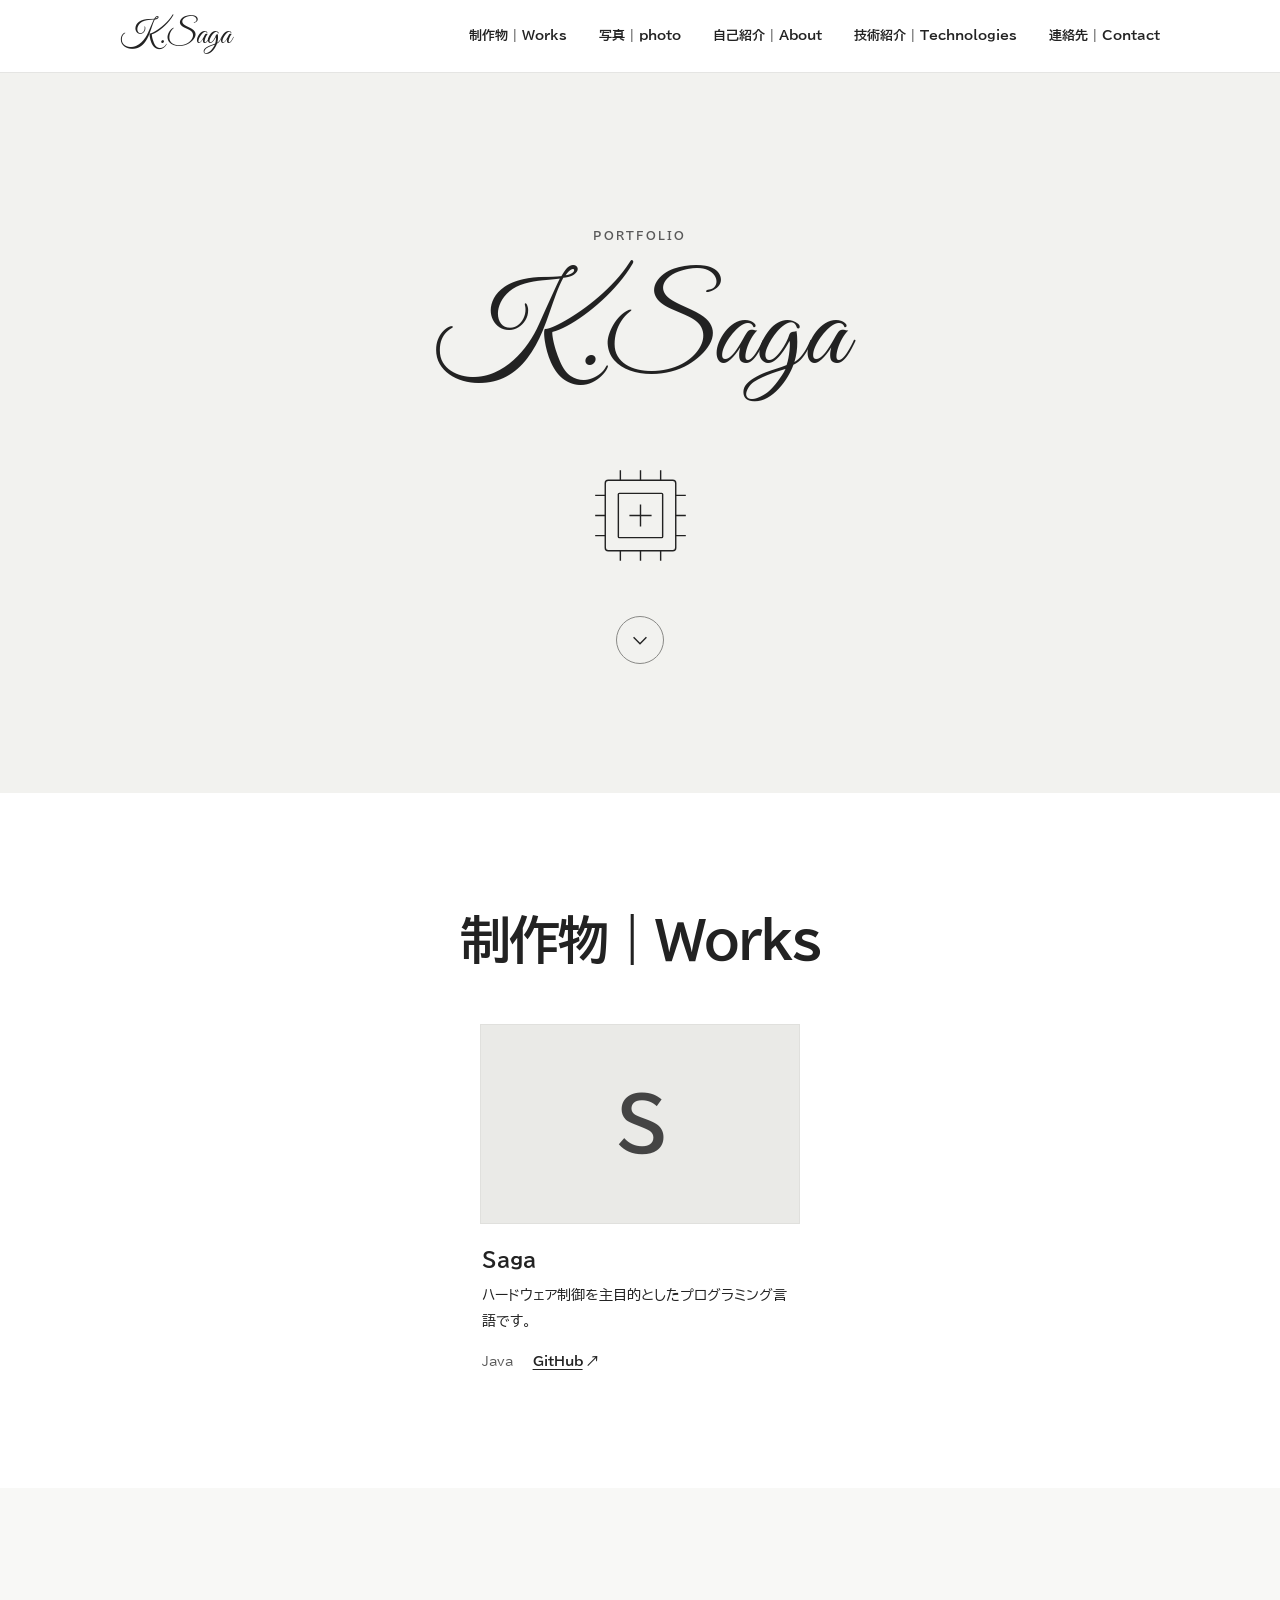
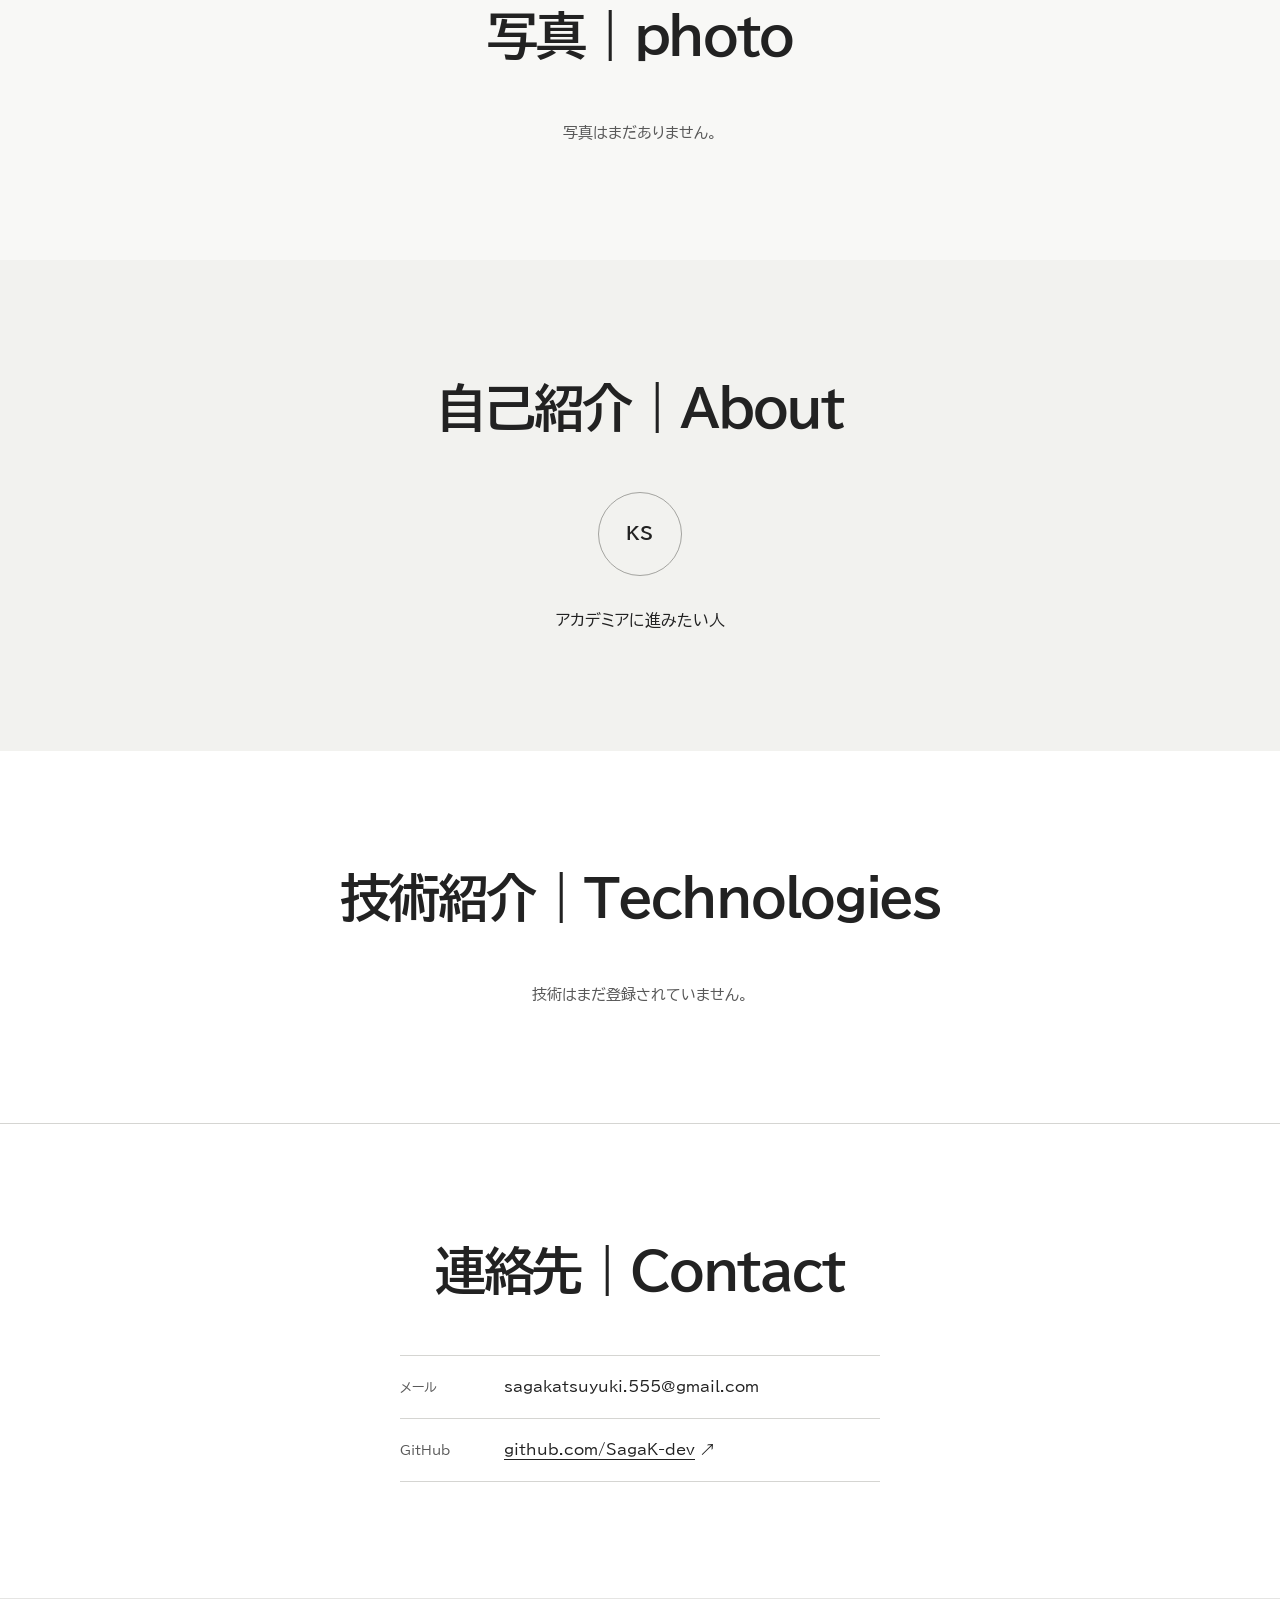
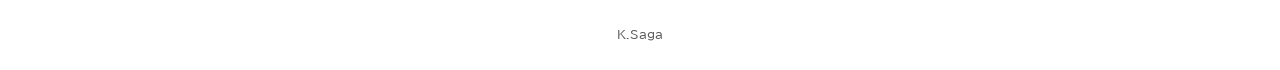
<file: index.html>
<!doctype html>
<html lang="ja">
<head>
  <meta charset="utf-8">
  <meta name="viewport" content="width=device-width, initial-scale=1">
  <meta name="description" content="制作物と自己紹介を掲載するポートフォリオです。">
  <meta name="color-scheme" content="light">
  <title>ポートフォリオ</title>
  <link rel="stylesheet" href="https://fonts.googleapis.com/css2?family=BIZ+UDPGothic:wght@400;700&amp;display=swap">
  <link rel="stylesheet" href="./style.css">
  <script src="./site-data.js" defer></script>
  <script src="./photos/gallery.js" defer></script>
  <script src="./technologies/technologies.js" defer></script>
  <script src="./script.js" defer></script>
</head>
<body>
  <a class="skip-link" href="#main">本文へ移動</a>

  <header class="site-header">
    <div class="container header-inner">
      <a class="site-name" id="header-name" href="#top">ポートフォリオ</a>
      <nav aria-label="ページ内ナビゲーション">
        <ul class="nav-list">
          <li id="nav-projects"><a href="#projects">制作物 | <span lang="en">Works</span></a></li>
          <li id="nav-photos"><a href="#photos">写真 | <span lang="en">photo</span></a></li>
          <li id="nav-about"><a href="#about">自己紹介 | <span lang="en">About</span></a></li>
          <li id="nav-technologies"><a href="#technologies">技術紹介 | <span lang="en">Technologies</span></a></li>
          <li id="nav-contact"><a href="#contact">連絡先 | <span lang="en">Contact</span></a></li>
        </ul>
      </nav>
    </div>
  </header>

  <main id="main">
    <section class="hero" id="top" aria-labelledby="hero-name">
      <div class="hero-inner container">
        <p class="eyebrow">PORTFOLIO</p>
        <h1 id="hero-name">ポートフォリオ</h1>
        <p class="hero-role" id="hero-role" hidden></p>
        <svg class="hero-mark" viewBox="0 0 144 144" fill="none" aria-hidden="true" focusable="false">
          <rect x="37" y="37" width="70" height="70" rx="3"></rect>
          <rect x="50" y="50" width="44" height="44" rx="1"></rect>
          <path d="M52 27v10m20-10v10m20-10v10M52 107v10m20-10v10m20-10v10M27 52h10M27 72h10M27 92h10m70-40h10m-10 20h10m-10 20h10"></path>
          <path d="M61 72h22M72 61v22"></path>
        </svg>
        <a class="hero-next" id="hero-next" href="#projects" aria-label="次のセクションへ">
          <svg viewBox="0 0 24 24" fill="none" aria-hidden="true" focusable="false"><path d="M5 9l7 7 7-7"></path></svg>
        </a>
      </div>
    </section>

    <noscript><p class="notice container">このページの内容を表示するには、JavaScript を有効にしてください。</p></noscript>

    <section class="section works-section" id="projects" aria-labelledby="projects-title" hidden>
      <div class="container">
        <div class="section-heading"><h2 id="projects-title">制作物 | <span lang="en">Works</span></h2></div>
        <div class="project-list" id="project-list"></div>
      </div>
    </section>

    <section class="section photos-section" id="photos" aria-labelledby="photos-title">
      <div class="container">
        <div class="section-heading"><h2 id="photos-title">写真 | <span lang="en">photo</span></h2></div>
        <div class="photo-list" id="photo-list"></div>
        <p class="photo-empty" id="photo-empty">写真はまだありません。</p>
      </div>
    </section>

    <section class="section about-section" id="about" aria-labelledby="about-title" hidden>
      <div class="container narrow">
        <div class="section-heading"><h2 id="about-title">自己紹介 | <span lang="en">About</span></h2></div>
        <div class="profile-mark" id="profile-mark" aria-hidden="true"></div>
        <p class="about-text" id="about-text" hidden></p>
        <ul class="skill-list" id="skill-list" aria-label="スキル" hidden></ul>
      </div>
    </section>

    <section class="section technologies-section" id="technologies" aria-labelledby="technologies-title">
      <div class="container narrow">
        <div class="section-heading"><h2 id="technologies-title">技術紹介 | <span lang="en">Technologies</span></h2></div>
        <ul class="technology-entries" id="technology-entries"></ul>
        <p class="technology-empty" id="technology-empty">技術はまだ登録されていません。</p>
      </div>
    </section>

    <section class="section contact-section" id="contact" aria-labelledby="contact-title" hidden>
      <div class="container narrow">
        <div class="section-heading"><h2 id="contact-title">連絡先 | <span lang="en">Contact</span></h2></div>
        <ul class="contact-list" id="contact-list"></ul>
      </div>
    </section>
  </main>

  <footer class="site-footer"><div class="container footer-inner"><span id="footer-name">ポートフォリオ</span></div></footer>
</body>
</html>
</file>
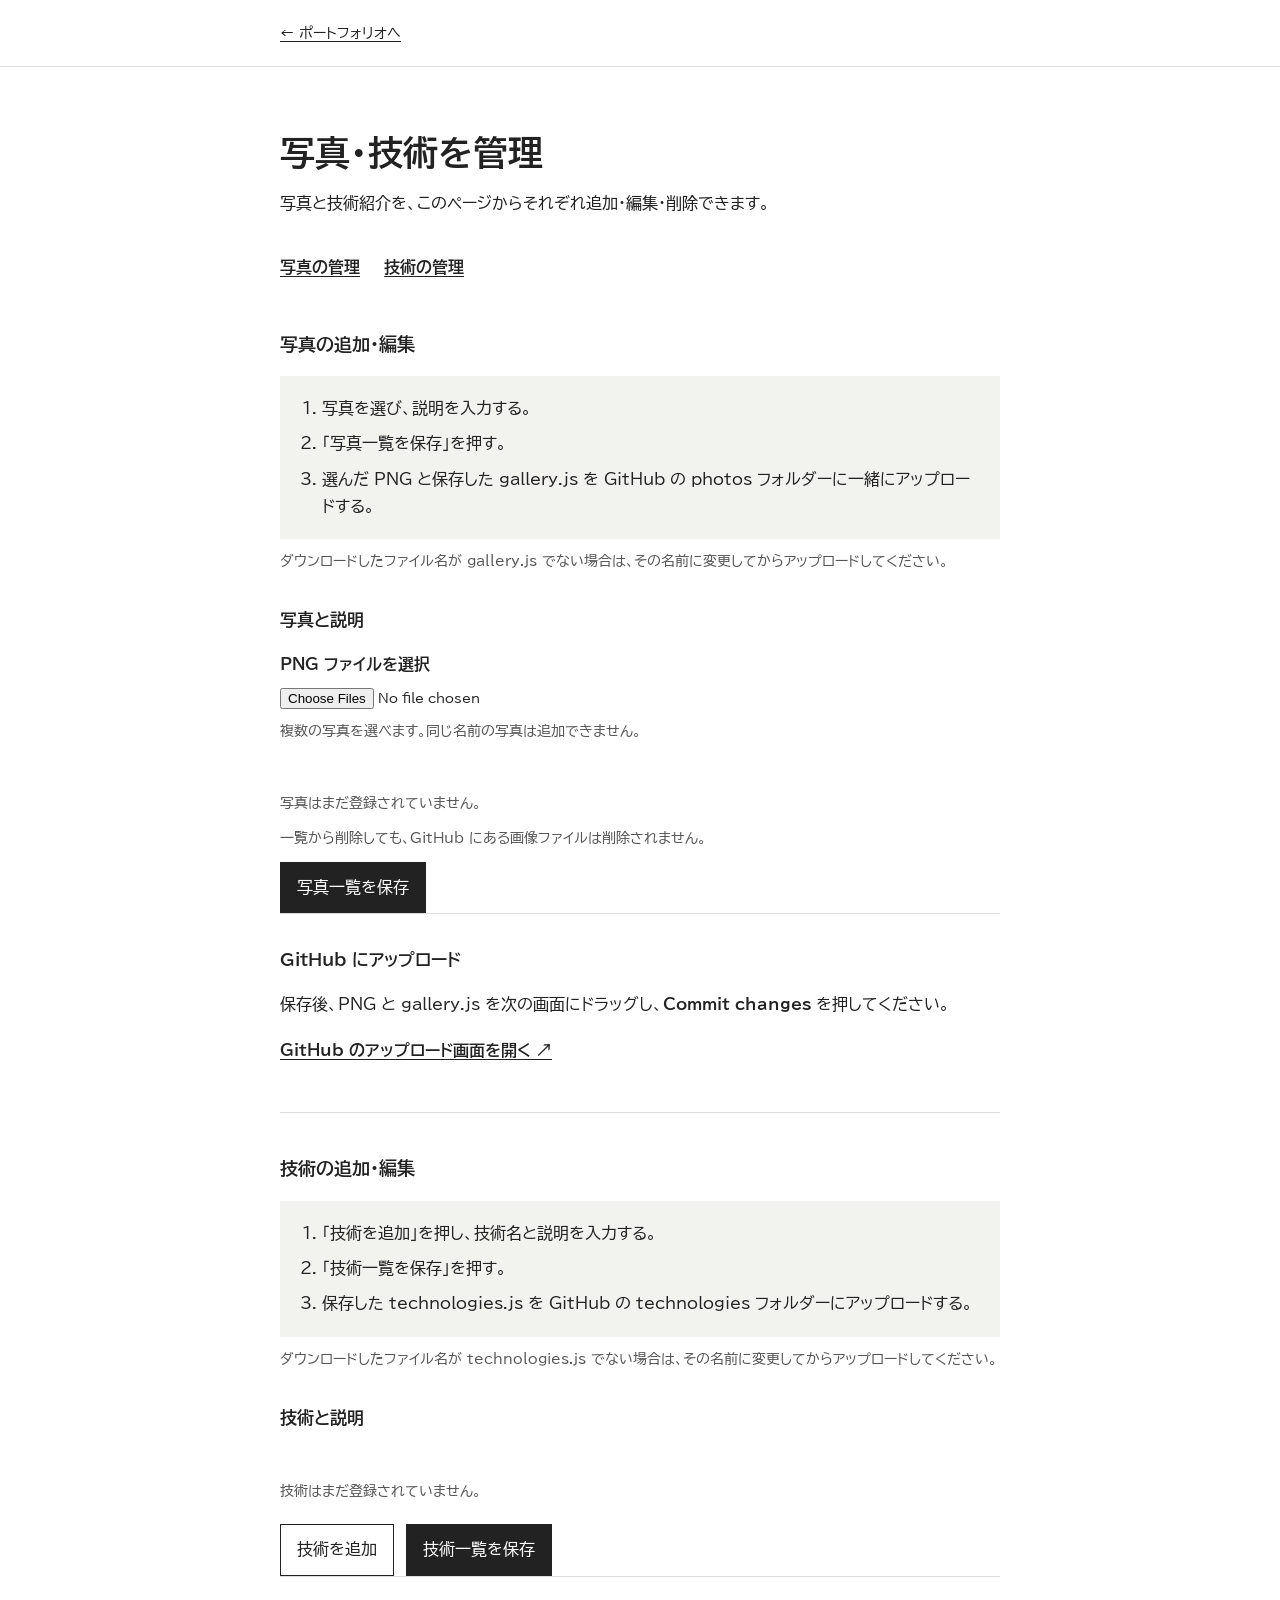
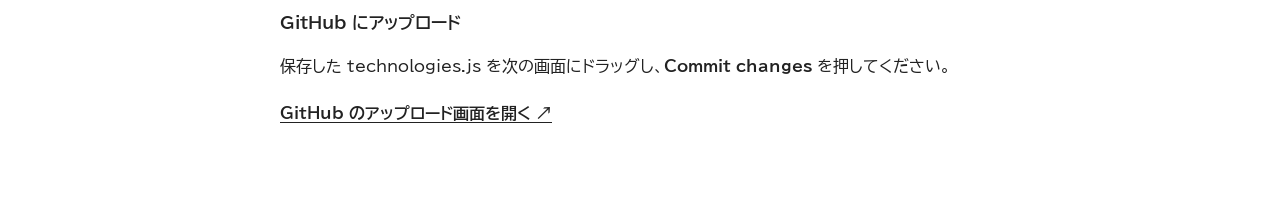
<file: photos/manage.html>
<!doctype html>
<html lang="ja">
<head>
  <meta charset="utf-8">
  <meta name="viewport" content="width=device-width, initial-scale=1">
  <meta name="color-scheme" content="light">
  <title>写真・技術を管理 | K.Saga</title>
  <link rel="stylesheet" href="https://fonts.googleapis.com/css2?family=BIZ+UDPGothic:wght@400;700&amp;display=swap">
  <link rel="stylesheet" href="./manage.css">
  <link rel="stylesheet" href="../technologies/manage.css">
  <script src="./manage.js" defer></script>
  <script src="../technologies/manage.js" defer></script>
</head>
<body>
  <header class="page-header"><div class="container"><a href="../">← ポートフォリオへ</a></div></header>
  <main class="container">
    <h1>写真・技術を管理</h1>
    <p class="intro">写真と技術紹介を、このページからそれぞれ追加・編集・削除できます。</p>
    <nav class="manager-nav" aria-label="管理する項目">
      <a href="#photos">写真の管理</a>
      <a href="#technologies">技術の管理</a>
    </nav>

    <section class="manager-group" id="photos" aria-labelledby="photos-title">
      <h2 id="photos-title">写真の追加・編集</h2>
      <ol class="steps">
        <li>写真を選び、説明を入力する。</li>
        <li>「写真一覧を保存」を押す。</li>
        <li>選んだ PNG と保存した <code>gallery.js</code> を GitHub の photos フォルダーに一緒にアップロードする。</li>
      </ol>
      <p class="note">ダウンロードしたファイル名が <code>gallery.js</code> でない場合は、その名前に変更してからアップロードしてください。</p>

      <div class="entries-panel" aria-labelledby="select-title">
        <h3 id="select-title">写真と説明</h3>
        <label for="photo-files">PNG ファイルを選択</label>
        <input id="photo-files" type="file" accept=".png,image/png" multiple disabled>
        <p class="hint">複数の写真を選べます。同じ名前の写真は追加できません。</p>
        <p class="status" id="status" role="status" aria-live="polite">写真一覧を読み込んでいます。</p>
        <ul class="photo-entries" id="photo-entries"></ul>
        <p class="empty" id="empty" hidden>写真はまだ登録されていません。</p>
        <p class="hint">一覧から削除しても、GitHub にある画像ファイルは削除されません。</p>
        <button id="download" type="button" disabled>写真一覧を保存</button>
      </div>

      <div class="upload" aria-labelledby="photo-upload-title">
        <h3 id="photo-upload-title">GitHub にアップロード</h3>
        <p>保存後、PNG と <code>gallery.js</code> を次の画面にドラッグし、<strong>Commit changes</strong> を押してください。</p>
        <a class="upload-link" href="https://github.com/SagaK-dev/portfolio/upload/main/photos" target="_blank" rel="noopener noreferrer">GitHub のアップロード画面を開く ↗</a>
      </div>
    </section>

    <section class="manager-group" id="technologies" aria-labelledby="technologies-title">
      <h2 id="technologies-title">技術の追加・編集</h2>
      <ol class="steps">
        <li>「技術を追加」を押し、技術名と説明を入力する。</li>
        <li>「技術一覧を保存」を押す。</li>
        <li>保存した <code>technologies.js</code> を GitHub の technologies フォルダーにアップロードする。</li>
      </ol>
      <p class="note">ダウンロードしたファイル名が <code>technologies.js</code> でない場合は、その名前に変更してからアップロードしてください。</p>

      <div class="entries-panel" aria-labelledby="tech-entries-title">
        <h3 id="tech-entries-title">技術と説明</h3>
        <p class="status" id="tech-status" role="status" aria-live="polite">技術一覧を読み込んでいます。</p>
        <ul class="managed-technologies" id="tech-entries"></ul>
        <p class="empty" id="tech-empty" hidden>技術はまだ登録されていません。</p>
        <div class="actions">
          <button id="tech-add" class="secondary" type="button" disabled>技術を追加</button>
          <button id="tech-download" type="button" disabled>技術一覧を保存</button>
        </div>
      </div>

      <div class="upload" aria-labelledby="tech-upload-title">
        <h3 id="tech-upload-title">GitHub にアップロード</h3>
        <p>保存した <code>technologies.js</code> を次の画面にドラッグし、<strong>Commit changes</strong> を押してください。</p>
        <a class="upload-link" href="https://github.com/SagaK-dev/portfolio/upload/main/technologies" target="_blank" rel="noopener noreferrer">GitHub のアップロード画面を開く ↗</a>
      </div>
    </section>
  </main>
  <noscript><p class="container">このページを使うには JavaScript を有効にしてください。</p></noscript>
</body>
</html>
</file>
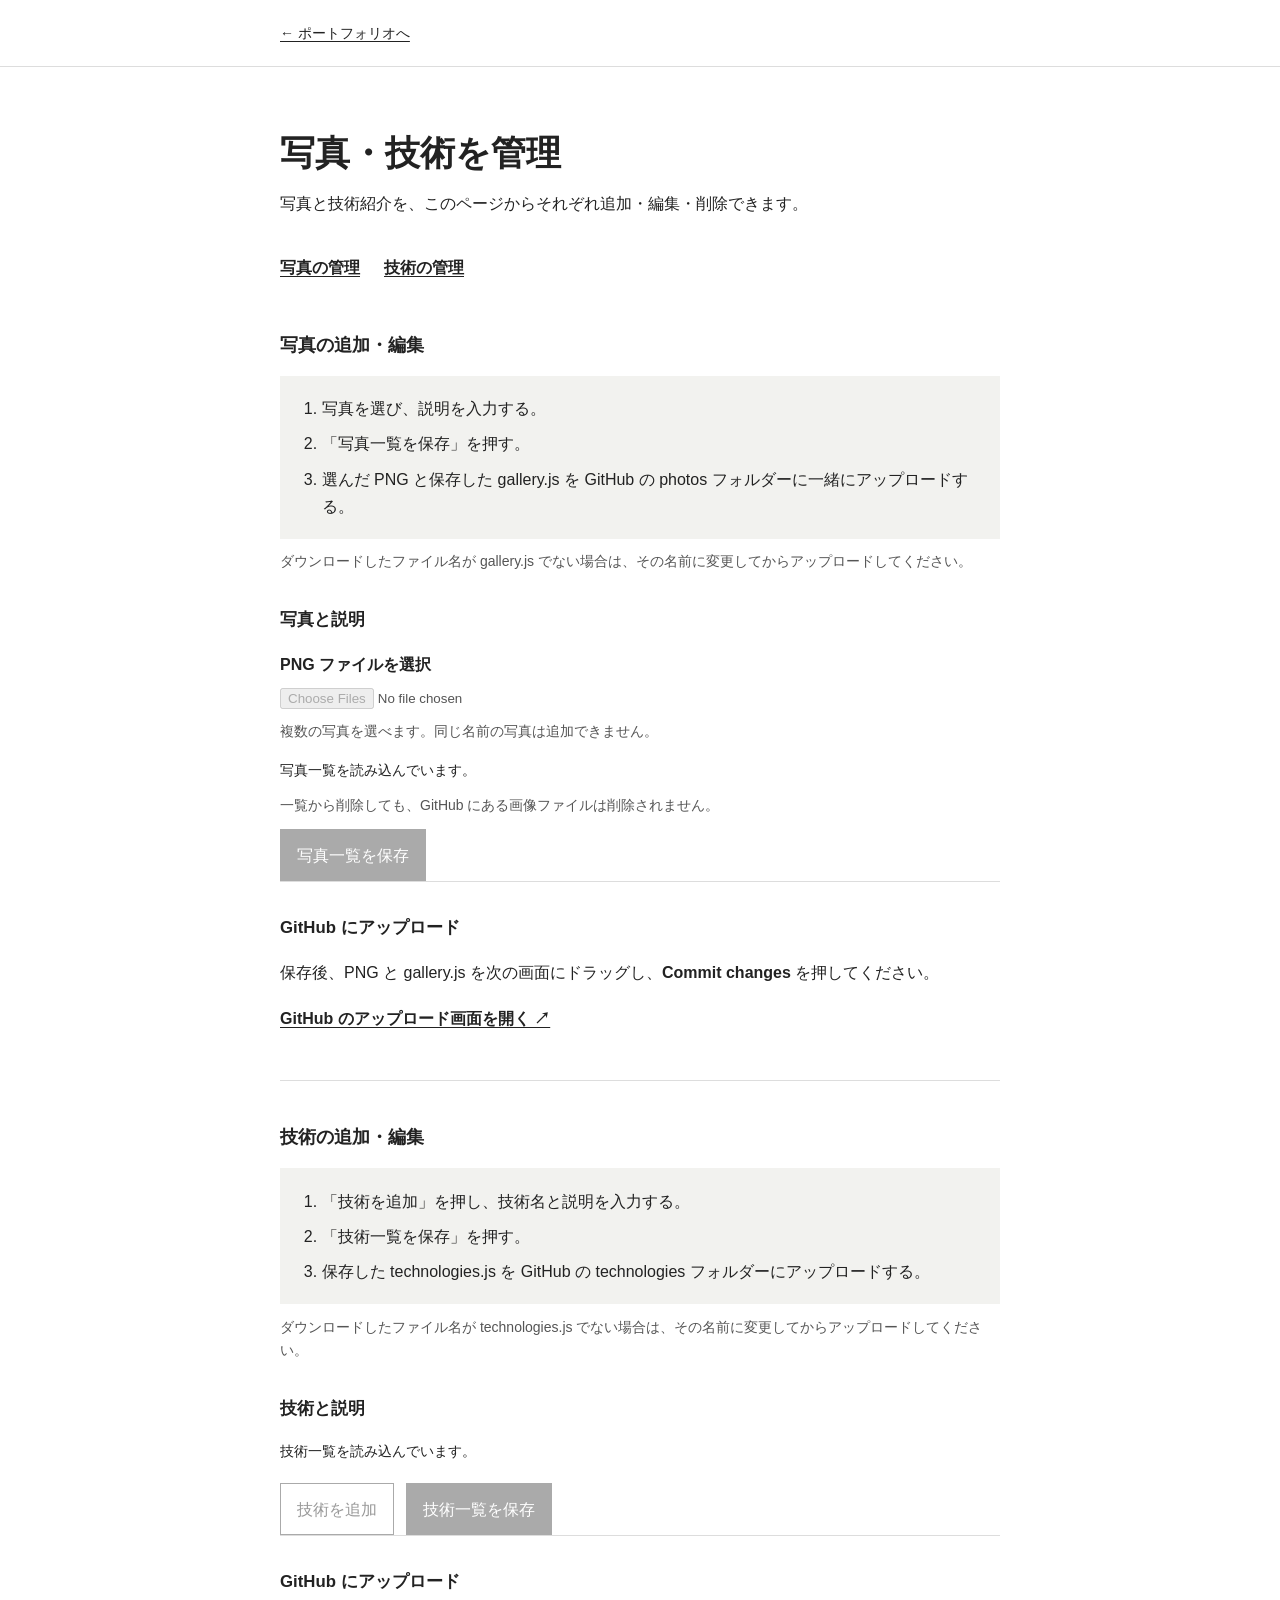
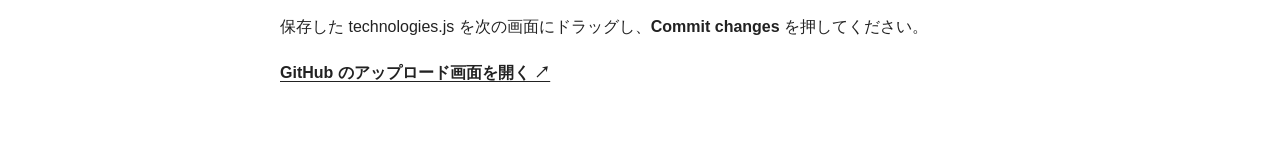
<file: technologies/manage.html>
<!doctype html>
<html lang="ja">
<head>
  <meta charset="utf-8">
  <meta name="viewport" content="width=device-width, initial-scale=1">
  <title>写真・技術を管理 | K.Saga</title>
  <meta http-equiv="refresh" content="0; url=../photos/manage.html#technologies">
  <link rel="stylesheet" href="https://fonts.googleapis.com/css2?family=BIZ+UDPGothic:wght@400;700&amp;display=swap">
  <link rel="stylesheet" href="../photos/manage.css">
</head>
<body>
  <main class="container">
    <h1>技術の管理</h1>
    <p>管理ページは写真の管理ページと統合されました。<a href="../photos/manage.html#technologies">写真・技術の統合管理ページを開く</a></p>
  </main>
</body>
</html>
</file>
<file: style.css>
@font-face {
  font-family: "Great Vibes";
  src: url("./fonts/GreatVibes-Regular.ttf") format("truetype");
  font-style: normal;
  font-weight: 400;
  font-display: swap;
}

:root {
  color-scheme: light;
  --ink: #222;
  --muted: #595959;
  --line: #d5d5d2;
  --surface: #f2f2ef;
  --paper: #fff;
  --width: 1040px;
  --ud-font: "BIZ UDPGothic", "BIZ UDゴシック", "UD デジタル 教科書体 N-R", sans-serif;
  font-family: var(--ud-font);
  font-synthesis: none;
  color: var(--ink);
  background: var(--paper);
  line-height: 1.7;
}

*, *::before, *::after { box-sizing: border-box; }
[hidden] { display: none !important; }
html { scroll-padding-top: 5.5rem; }
body { margin: 0; }
button, input, select, textarea, option, code, pre { font-family: var(--ud-font); }
a { color: inherit; text-decoration-thickness: 1px; text-underline-offset: .25em; }
a:hover { color: #595959; }
a:focus-visible { outline: 2px solid var(--ink); outline-offset: 5px; }
img { display: block; max-width: 100%; }
.container { width: min(var(--width), calc(100% - 64px)); margin-inline: auto; }
.narrow { max-width: 720px; }
.skip-link { position: fixed; z-index: 20; top: 8px; left: 8px; padding: .5rem .8rem; color: white; background: var(--ink); transform: translateY(-160%); }
.skip-link:focus { transform: translateY(0); }

.site-header { position: sticky; z-index: 10; top: 0; background: var(--paper); border-bottom: 1px solid #e5e5e3; }
.header-inner { min-height: 72px; display: flex; align-items: center; justify-content: space-between; gap: 2rem; }
.site-name { font-family: "Great Vibes", var(--ud-font); font-size: 2rem; font-weight: 400; line-height: 1.25; letter-spacing: 0; text-decoration: none; overflow-wrap: anywhere; }
.nav-list { display: flex; align-items: center; flex-wrap: wrap; gap: .25rem 2rem; margin: 0; padding: 0; list-style: none; }
.nav-list a { display: inline-block; padding: .65rem 0; font-size: .8125rem; font-weight: 600; text-decoration: none; white-space: nowrap; }
.nav-list a:hover { text-decoration: underline; }

.hero { display: grid; min-height: min(720px, calc(100svh - 72px)); place-items: center; text-align: center; background: var(--surface); }
.hero-inner { padding: 5.5rem 0 4rem; }
.eyebrow { margin: 0 0 1rem; color: var(--muted); font-size: .7rem; font-weight: 700; letter-spacing: .2em; }
.hero h1 { margin: 0; font-family: "Great Vibes", var(--ud-font); font-size: clamp(4.5rem, 10vw, 7.5rem); font-weight: 400; line-height: 1.25; letter-spacing: 0; overflow-wrap: anywhere; }
.hero-role { margin: 1rem 0 0; color: var(--muted); font-size: 1rem; }
.hero-mark { display: block; width: clamp(108px, 14vw, 145px); height: auto; margin: 2rem auto 1.75rem; stroke: var(--ink); stroke-width: 1.4; }
.hero-next { display: grid; width: 48px; height: 48px; margin: 0 auto; place-items: center; border: 1px solid #8a8a87; border-radius: 50%; }
.hero-next:hover { border-color: var(--ink); background: #e8e8e5; }
.hero-next svg { width: 22px; height: 22px; stroke: currentColor; stroke-width: 1.5; }

.section { padding: clamp(5rem, 9vw, 7.5rem) 0; scroll-margin-top: 5rem; }
.section-heading { margin-bottom: 3.25rem; text-align: center; }
.section-heading h2 { margin: 0; font-size: clamp(2.2rem, 4vw, 3.25rem); line-height: 1.25; letter-spacing: -.045em; overflow-wrap: anywhere; }
.works-section, .contact-section { background: var(--paper); }
.project-list { display: flex; justify-content: center; flex-wrap: wrap; gap: 2.75rem 1.8rem; }
.project { min-width: 0; flex: 0 1 320px; }
.project-cover { display: grid; overflow: hidden; width: 100%; aspect-ratio: 16 / 10; place-items: center; color: #444; background: #eaeae7; border: 1px solid #e0e0dd; text-decoration: none; }
a.project-cover:hover { color: #222; border-color: #999; }
.project-cover img { width: 100%; height: 100%; object-fit: cover; }
.project-initial { font-size: 4.5rem; font-weight: 700; line-height: 1; letter-spacing: -.06em; }
.project-detail { padding: 1.3rem .15rem 0; }
.project-detail h3 { margin: 0; font-size: 1.25rem; line-height: 1.4; overflow-wrap: anywhere; }
.project-description { margin: .65rem 0 0; font-size: .875rem; line-height: 1.85; white-space: pre-line; overflow-wrap: anywhere; }
.project-meta { display: flex; flex-wrap: wrap; align-items: center; gap: .55rem 1.2rem; margin-top: 1rem; }
.technology-list, .project-links, .skill-list { display: flex; flex-wrap: wrap; gap: .4rem .8rem; margin: 0; padding: 0; list-style: none; }
.technology-list, .skill-list { color: var(--muted); font-size: .8125rem; }
.project-links { font-size: .8125rem; font-weight: 600; }
.link-arrow { display: inline-block; margin-left: .3em; text-decoration: none; }

.photos-section { background: #f8f8f6; }
.photo-list { display: grid; grid-template-columns: repeat(auto-fit, minmax(min(100%, 250px), 1fr)); gap: 1.5rem; }
.photo-item { min-width: 0; margin: 0; }
.photo-item a { display: block; overflow: hidden; background: #eaeae7; }
.photo-item img { width: 100%; aspect-ratio: 4 / 3; object-fit: cover; }
.photo-item figcaption { margin-top: .65rem; color: var(--muted); font-size: .875rem; overflow-wrap: anywhere; }
.photo-empty { margin: 0; color: var(--muted); font-size: .9375rem; text-align: center; }

.about-section { text-align: center; background: var(--surface); }
.profile-mark { display: grid; width: 84px; height: 84px; margin: 0 auto 1.75rem; place-items: center; border: 1px solid #a4a4a0; border-radius: 50%; font-size: 1.1rem; font-weight: 700; letter-spacing: .02em; }
.about-text { margin: 0; font-size: 1rem; line-height: 2; white-space: pre-line; overflow-wrap: anywhere; }
.skill-list { justify-content: center; margin-top: 1.5rem; }
.about-text[hidden] + .skill-list { margin-top: 0; }

.technologies-section { background: var(--paper); border-bottom: 1px solid var(--line); }
.technology-entries { display: grid; gap: 0; margin: 0; padding: 0; list-style: none; }
.technology-entries li { min-width: 0; padding: 1.5rem 0; border-top: 1px solid var(--line); }
.technology-entries li:last-child { border-bottom: 1px solid var(--line); }
.technology-entries h3 { margin: 0; font-size: 1.125rem; line-height: 1.5; overflow-wrap: anywhere; }
.technology-entries p { margin: .6rem 0 0; color: var(--muted); font-size: .9375rem; line-height: 1.9; white-space: pre-line; overflow-wrap: anywhere; }
.technology-empty { margin: 0; color: var(--muted); font-size: .9375rem; text-align: center; }

.contact-list { max-width: 480px; margin: 0 auto; padding: 0; list-style: none; }
.contact-list li { display: grid; grid-template-columns: 5.5rem minmax(0, 1fr); align-items: baseline; gap: 1rem; padding: 1.15rem 0; border-bottom: 1px solid var(--line); }
.contact-list li:first-child { border-top: 1px solid var(--line); }
.contact-label { color: var(--muted); font-size: .8125rem; }
.contact-list a, .contact-value { font-size: .9375rem; overflow-wrap: anywhere; }
.site-footer { border-top: 1px solid #e5e5e3; }
.footer-inner { padding: 1.6rem 0; color: var(--muted); font-size: .75rem; text-align: center; }
.notice { padding: 1rem; border: 1px solid var(--line); }

@media (max-width: 640px) {
  html { scroll-padding-top: 6rem; }
  .container { width: calc(100% - 40px); }
  .header-inner { min-height: 68px; flex-wrap: wrap; gap: 0 1rem; padding: .8rem 0; }
  .nav-list { gap: 0 1rem; }
  .nav-list a { font-size: .75rem; }
  .hero { min-height: min(620px, calc(100svh - 68px)); }
  .hero-inner { padding: 4.5rem 0 3.5rem; }
  .hero-mark { margin: 1.75rem auto 1.5rem; }
  .section { padding: 4.75rem 0; }
  .section-heading { margin-bottom: 2.5rem; }
  .project { flex-basis: 340px; }
  .contact-list li { grid-template-columns: 4.25rem minmax(0, 1fr); gap: .75rem; }
}

@media (max-width: 350px) {
  .hero h1 { font-size: 4rem; }
}

@media (max-width: 480px) {
  .container { width: calc(100% - 32px); }
  .header-inner { align-items: flex-start; flex-direction: column; gap: .2rem; }
  .nav-list { display: grid; grid-template-columns: repeat(2, max-content); gap: 0 1rem; }
  .nav-list a { padding: .4rem 0; letter-spacing: -.015em; }
  .section-heading h2 { font-size: clamp(1.75rem, 7vw, 2.2rem); }
}
</file>
<file: photos/manage.css>
:root { --ud-font: "BIZ UDPGothic", "BIZ UDゴシック", "UD デジタル 教科書体 N-R", sans-serif; font-family: var(--ud-font); color: #222; background: #fff; line-height: 1.7; }
*, *::before, *::after { box-sizing: border-box; }
[hidden] { display: none !important; }
body { margin: 0; }
.container { width: min(720px, calc(100% - 40px)); margin-inline: auto; }
a { color: inherit; text-underline-offset: .2em; }
code, input, button, textarea, select, option, pre { font-family: var(--ud-font); }
a:focus-visible, button:focus-visible, input:focus-visible { outline: 2px solid #222; outline-offset: 3px; }
.page-header { border-bottom: 1px solid #ddd; }
.page-header .container { padding: 1.2rem 0; }
.page-header a { font-size: .875rem; }
main { padding: 3.5rem 0 5rem; }
h1 { margin: 0; font-size: clamp(1.7rem, 4vw, 2.2rem); }
h2 { margin: 0 0 1rem; font-size: 1.15rem; }
h3 { margin: 0 0 1rem; font-size: 1.05rem; }
p { margin: .7rem 0; }
.intro { margin: .5rem 0 1.5rem; }
.steps { margin: 0; padding: 1.2rem 1.25rem 1.2rem 2.6rem; background: #f2f2ef; }
.steps li + li { margin-top: .5rem; }
.note, .hint, .empty { color: #555; font-size: .875rem; }
code { overflow-wrap: anywhere; }
section { margin-top: 3rem; }
label { display: block; font-weight: 600; }
input[type="file"] { display: block; max-width: 100%; margin-top: .6rem; }
.status { min-height: 1.5em; margin: 1rem 0 0; font-size: .875rem; }
.photo-entries { margin: 0; padding: 0; list-style: none; }
.photo-entries li { display: grid; gap: .45rem; margin-top: 1rem; padding: 1rem; border: 1px solid #ddd; }
.photo-entries img { width: 112px; height: 84px; object-fit: cover; background: #f2f2ef; }
.photo-entries strong { overflow-wrap: anywhere; font-size: .9rem; }
.photo-entries label { font-size: .875rem; }
input[type="text"] { width: 100%; min-width: 0; padding: .65rem .7rem; border: 1px solid #999; border-radius: 0; font: inherit; }
button { padding: .7rem 1rem; border: 1px solid #222; border-radius: 0; background: #222; color: #fff; font: inherit; cursor: pointer; }
button:disabled { border-color: #aaa; background: #aaa; cursor: default; }
.remove { justify-self: start; margin-top: .2rem; padding: .25rem 0; border: 0; background: transparent; color: #555; font-size: .8125rem; text-decoration: underline; text-underline-offset: .2em; }
.upload { padding-top: 2rem; border-top: 1px solid #ddd; }
.upload-link { display: inline-block; margin-top: .5rem; font-weight: 600; }
@media (max-width: 480px) { main { padding-top: 2.5rem; } section { margin-top: 2.5rem; } }


.manager-nav { display: flex; flex-wrap: wrap; gap: .75rem 1.5rem; padding: .75rem 0 0; }
.manager-nav a { font-weight: 700; }
.manager-group { scroll-margin-top: 1rem; }
.manager-group + .manager-group { padding-top: 2.5rem; border-top: 1px solid #ddd; }
.entries-panel { margin-top: 2rem; }
</file>
<file: technologies/manage.css>
textarea:focus-visible { outline: 2px solid #222; outline-offset: 3px; }
.managed-technologies { margin: 0; padding: 0; list-style: none; }
.managed-technologies li { display: grid; gap: .45rem; margin-top: 1rem; padding: 1rem; border: 1px solid #ddd; }
.managed-technologies label { margin-top: .3rem; font-size: .875rem; }
.managed-technologies textarea { width: 100%; min-width: 0; min-height: 7rem; padding: .65rem .7rem; resize: vertical; border: 1px solid #999; border-radius: 0; font: inherit; line-height: 1.7; }
.managed-technologies .remove { margin-top: .5rem; }
.actions { display: flex; flex-wrap: wrap; gap: .75rem; margin-top: 1.25rem; }
.secondary { background: #fff; color: #222; }
.secondary:disabled { background: #fff; color: #999; }
</file>
